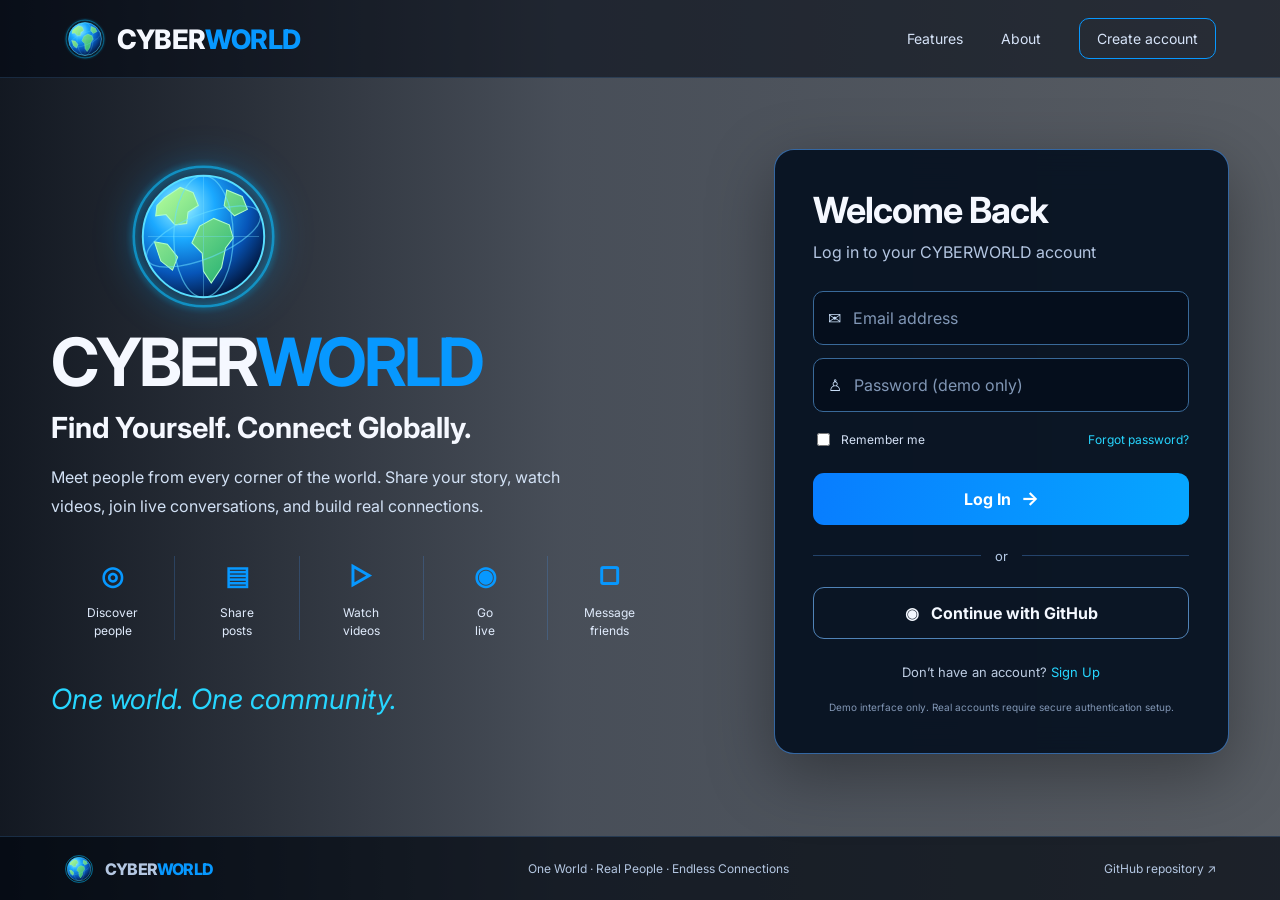
<file: index.html>
<!doctype html>
<html lang="en">
<head>
  <meta charset="utf-8"><meta name="viewport" content="width=device-width, initial-scale=1">
  <meta name="description" content="CYBERWORLD — find yourself, connect globally.">
  <title>CYBERWORLD — Connect Globally</title>
  <link rel="icon" href="assets/earth-logo.svg" type="image/svg+xml">
  <link rel="stylesheet" href="css/style.css">
</head>
<body class="login-page">
  <header class="topbar">
    <a class="brand" href="index.html"><img src="assets/earth-logo.svg" alt=""><span>CYBER<span>WORLD</span></span></a>
    <nav><a href="#features">Features</a><a href="#about">About</a><a class="nav-cta" href="signup.html">Create account</a></nav>
  </header>
  <main class="hero">
    <section class="hero-copy" id="about">
      <div class="globe-mark"><img src="assets/earth-logo.svg" alt="CYBERWORLD Earth logo"></div>
      <h1>CYBER<span>WORLD</span></h1>
      <h2>Find Yourself. Connect Globally.</h2>
      <p>Meet people from every corner of the world. Share your story, watch videos, join live conversations, and build real connections.</p>
      <div class="feature-row" id="features">
        <div><b>◎</b><span>Discover<br>people</span></div><div><b>▤</b><span>Share<br>posts</span></div><div><b>▷</b><span>Watch<br>videos</span></div><div><b>◉</b><span>Go<br>live</span></div><div><b>▢</b><span>Message<br>friends</span></div>
      </div>
      <p class="motto">One world. One community.</p>
    </section>
    <section class="auth-card">
      <h2>Welcome Back</h2><p class="muted">Log in to your CYBERWORLD account</p>
      <form id="login-form">
        <label class="field"><span>✉</span><input id="login-email" type="email" placeholder="Email address" autocomplete="email" required></label>
        <label class="field"><span>♙</span><input id="login-password" type="password" placeholder="Password (demo only)" autocomplete="current-password" required></label>
        <div class="form-meta"><label class="remember"><input type="checkbox"> Remember me</label><a href="#" id="forgot-link">Forgot password?</a></div>
        <button class="primary-btn" type="submit">Log In <span>→</span></button>
      </form>
      <div class="or"><span></span>or<span></span></div>
      <a class="outline-btn" href="#" id="github-demo">◉ &nbsp; Continue with GitHub</a>
      <p class="signup-prompt">Don’t have an account? <a href="signup.html">Sign Up</a></p>
      <p class="small-note">Demo interface only. Real accounts require secure authentication setup.</p>
    </section>
  </main>
  <footer class="footer"><a class="brand small-brand" href="index.html"><img src="assets/earth-logo.svg" alt=""><span>CYBER<span>WORLD</span></span></a><span>One World · Real People · Endless Connections</span><a href="https://github.com/" target="_blank" rel="noopener">GitHub repository ↗</a></footer>
  <div class="toast" id="toast" role="status" aria-live="polite"></div>
  <script src="js/app.js"></script>
</body></html>
</file>
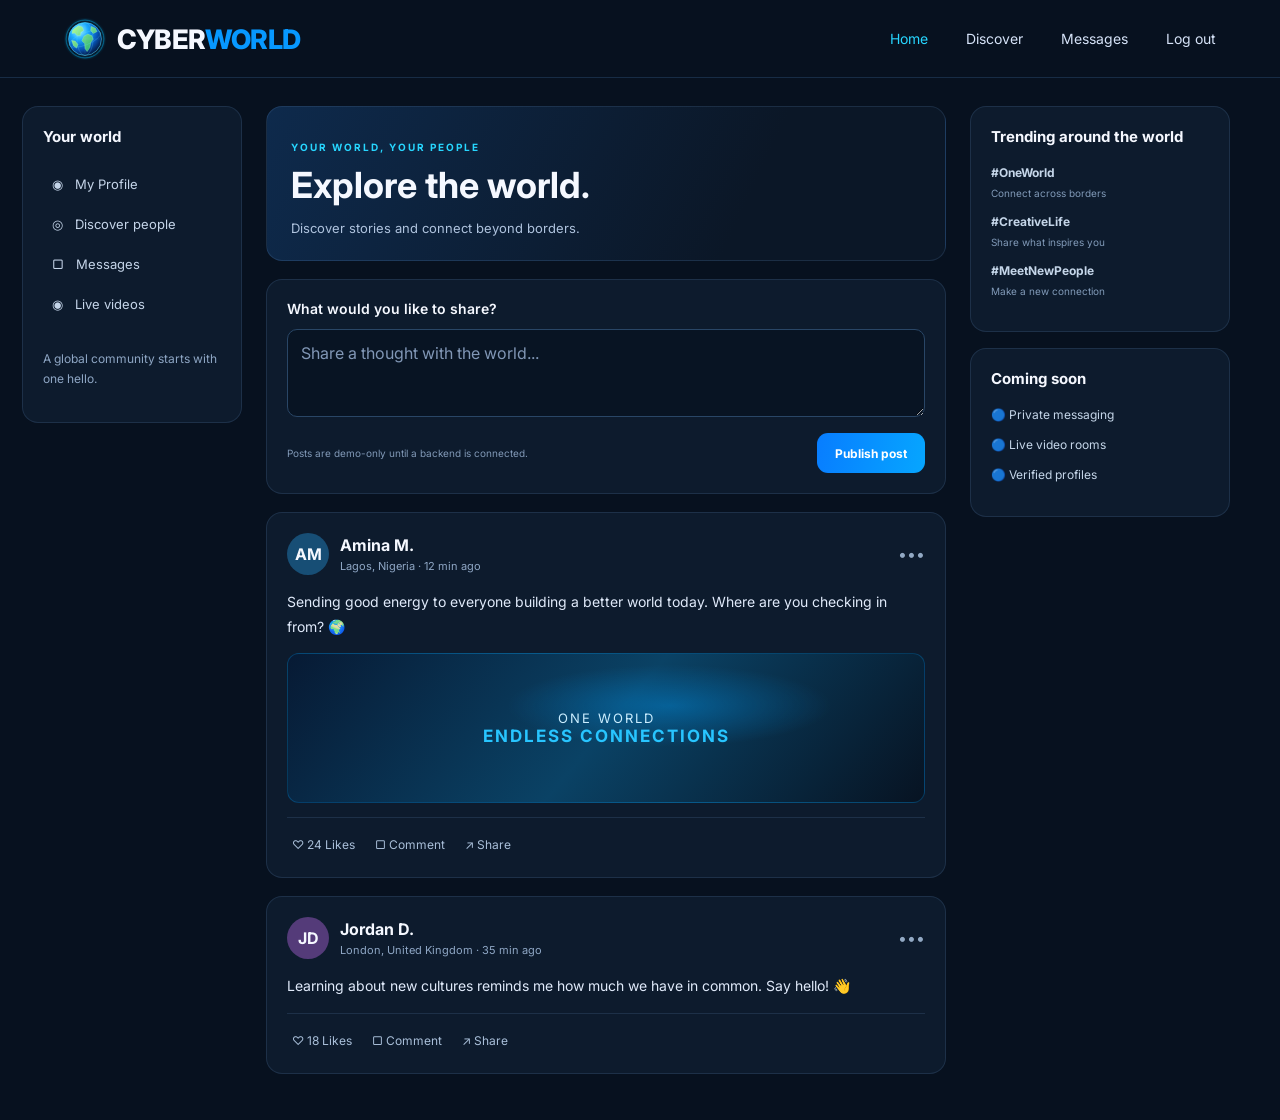
<file: feed.html>
<!doctype html>
<html lang="en"><head><meta charset="utf-8"><meta name="viewport" content="width=device-width, initial-scale=1"><title>Explore — CYBERWORLD</title><link rel="icon" href="assets/earth-logo.svg"><link rel="stylesheet" href="css/style.css"></head>
<body class="feed-page">
<header class="topbar feed-top"><a class="brand" href="feed.html"><img src="assets/earth-logo.svg" alt=""><span>CYBER<span>WORLD</span></span></a><nav><a class="active" href="feed.html">Home</a><a href="#" data-toast="People discovery will be connected to the backend next.">Discover</a><a href="#" data-toast="Messaging needs the real-time backend setup.">Messages</a><a href="index.html">Log out</a></nav></header>
<main class="feed-layout"><aside class="side-panel"><h3>Your world</h3><a href="#" data-toast="Your profile page is part of the next build.">◉ &nbsp; My Profile</a><a href="#" data-toast="People discovery will be connected to the backend next.">◎ &nbsp; Discover people</a><a href="#" data-toast="Messages need a database and real-time service.">▢ &nbsp; Messages</a><a href="#" data-toast="Live streaming requires a streaming provider.">◉ &nbsp; Live videos</a><p class="side-tip">A global community starts with one hello.</p></aside>
<section class="feed-main"><div class="welcome-banner"><p class="eyebrow">YOUR WORLD, YOUR PEOPLE</p><h1>Explore the world.</h1><p>Discover stories and connect beyond borders.</p></div>
<form class="composer" id="post-form"><label for="post-text">What would you like to share?</label><textarea id="post-text" rows="3" placeholder="Share a thought with the world..." required maxlength="500"></textarea><div class="composer-actions"><span>Posts are demo-only until a backend is connected.</span><button class="primary-btn" type="submit">Publish post</button></div></form>
<div class="post-list" id="post-list">
<article class="post-card"><div class="post-head"><div class="avatar avatar-blue">AM</div><div><b>Amina M.</b><small>Lagos, Nigeria · 12 min ago</small></div><span class="post-menu">•••</span></div><p>Sending good energy to everyone building a better world today. Where are you checking in from? 🌍</p><div class="post-art earth-art"><span>ONE WORLD<br><b>ENDLESS CONNECTIONS</b></span></div><div class="post-actions"><button data-like>♡ <span>24</span> Likes</button><button data-toast="Comments will be stored once the backend is connected.">▢ Comment</button><button data-toast="Sharing will be added in a later version.">↗ Share</button></div></article>
<article class="post-card"><div class="post-head"><div class="avatar avatar-purple">JD</div><div><b>Jordan D.</b><small>London, United Kingdom · 35 min ago</small></div><span class="post-menu">•••</span></div><p>Learning about new cultures reminds me how much we have in common. Say hello! 👋</p><div class="post-actions"><button data-like>♡ <span>18</span> Likes</button><button data-toast="Comments will be stored once the backend is connected.">▢ Comment</button><button data-toast="Sharing will be added in a later version.">↗ Share</button></div></article>
</div></section>
<aside class="right-panel"><div class="online-card"><h3>Trending around the world</h3><p><b>#OneWorld</b><small>Connect across borders</small></p><p><b>#CreativeLife</b><small>Share what inspires you</small></p><p><b>#MeetNewPeople</b><small>Make a new connection</small></p></div><div class="online-card"><h3>Coming soon</h3><p>🔵 Private messaging</p><p>🔵 Live video rooms</p><p>🔵 Verified profiles</p></div></aside></main><div class="toast" id="toast" role="status" aria-live="polite"></div><script src="js/app.js"></script></body></html>
</file>
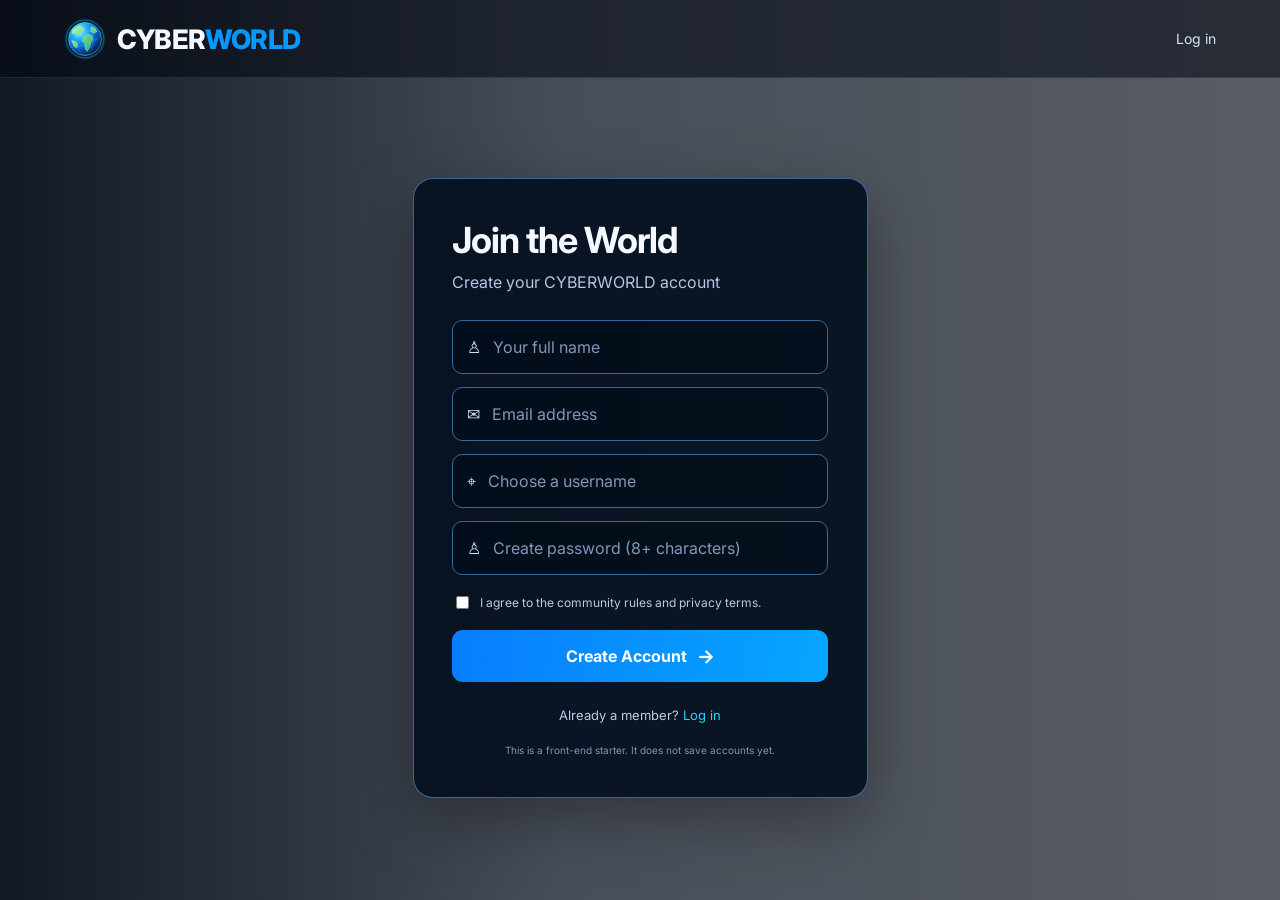
<file: signup.html>
<!doctype html>
<html lang="en"><head><meta charset="utf-8"><meta name="viewport" content="width=device-width, initial-scale=1"><title>Join CYBERWORLD</title><link rel="icon" href="assets/earth-logo.svg"><link rel="stylesheet" href="css/style.css"></head>
<body class="login-page">
<header class="topbar"><a class="brand" href="index.html"><img src="assets/earth-logo.svg" alt=""><span>CYBER<span>WORLD</span></span></a><nav><a href="index.html">Log in</a></nav></header>
<main class="signup-wrap"><section class="auth-card signup-card"><h2>Join the World</h2><p class="muted">Create your CYBERWORLD account</p>
<form id="signup-form">
<label class="field"><span>♙</span><input name="name" placeholder="Your full name" autocomplete="name" required></label>
<label class="field"><span>✉</span><input name="email" type="email" placeholder="Email address" autocomplete="email" required></label>
<label class="field"><span>⌖</span><input name="username" placeholder="Choose a username" required minlength="3"></label>
<label class="field"><span>♙</span><input name="password" type="password" placeholder="Create password (8+ characters)" required minlength="8"></label>
<label class="remember terms"><input type="checkbox" required> I agree to the community rules and privacy terms.</label>
<button class="primary-btn" type="submit">Create Account <span>→</span></button></form>
<p class="signup-prompt">Already a member? <a href="index.html">Log in</a></p><p class="small-note">This is a front-end starter. It does not save accounts yet.</p>
</section></main><div class="toast" id="toast" role="status" aria-live="polite"></div><script src="js/app.js"></script></body></html>
</file>
<file: css/style.css>
@import url('https://fonts.googleapis.com/css2?family=Inter:wght@400;500;600;700;800&display=swap');
:root{--bg:#030b18;--panel:rgba(4,17,35,.88);--blue:#0798ff;--cyan:#27d6ff;--text:#f5f8ff;--muted:#a8bad4;--line:rgba(87,164,255,.32)}
*{box-sizing:border-box}html{scroll-behavior:smooth}body{margin:0;font-family:Inter,Arial,sans-serif;background:var(--bg);color:var(--text)}a{color:inherit;text-decoration:none}button,input,textarea{font:inherit}.login-page{min-height:100vh;background:linear-gradient(90deg,rgba(1,7,17,.93) 0%,rgba(1,10,24,.72) 44%,rgba(1,8,18,.66) 100%),url('https://images.unsplash.com/photo-1614730321146-b6fa6a46bcb4?auto=format&fit=crop&w=2200&q=85') center/cover fixed no-repeat}.topbar{height:78px;padding:0 clamp(18px,5vw,72px);display:flex;align-items:center;justify-content:space-between;border-bottom:1px solid rgba(99,177,255,.17);background:rgba(0,7,18,.55);gap:20px}.brand{display:inline-flex;align-items:center;gap:11px;font-size:clamp(19px,2.1vw,27px);font-weight:800;letter-spacing:-.8px;white-space:nowrap}.brand img{width:42px;height:42px}.brand span span{color:var(--blue)}.topbar nav{display:flex;align-items:center;gap:clamp(14px,3vw,38px);color:#d6e3f8;font-size:14px}.topbar nav a:hover,.topbar nav a.active{color:var(--cyan)}.nav-cta{border:1px solid var(--blue);padding:11px 17px;border-radius:10px}.hero{width:min(1300px,92%);margin:0 auto;min-height:calc(100vh - 142px);display:grid;grid-template-columns:1.15fr .85fr;align-items:center;gap:clamp(28px,6vw,95px);padding:44px 0 55px}.hero-copy{max-width:620px}.globe-mark{width:155px;height:155px;margin:0 auto 8px 12%;filter:drop-shadow(0 0 20px rgba(0,157,255,.4))}.globe-mark img{width:100%;height:100%}.hero-copy h1{font-size:clamp(42px,5.2vw,72px);letter-spacing:-3px;margin:8px 0}.hero-copy h1 span{color:var(--blue)}.hero-copy h2{font-size:clamp(20px,2.3vw,29px);margin:8px 0 18px}.hero-copy>p:not(.motto){max-width:510px;color:#d2e1f5;line-height:1.8;font-size:16px}.feature-row{display:flex;gap:0;margin:35px 0 0}.feature-row div{min-width:72px;flex:1;text-align:center;display:flex;flex-direction:column;align-items:center;gap:9px;padding:0 8px;border-right:1px solid rgba(74,156,255,.22);font-size:12px;line-height:1.5;color:#e0ebfc}.feature-row div:last-child{border:0}.feature-row b{font-size:26px;color:var(--blue)}.motto{margin-top:42px;color:var(--cyan);font-style:italic;font-size:clamp(20px,2.5vw,28px)}.auth-card{width:100%;max-width:455px;justify-self:end;padding:clamp(25px,3vw,42px);border:1px solid rgba(83,163,255,.58);border-radius:20px;background:rgba(2,13,29,.88);box-shadow:0 20px 65px rgba(0,0,0,.34);backdrop-filter:blur(18px)}.auth-card h2{font-size:clamp(27px,3vw,36px);margin:0 0 8px;letter-spacing:-1px}.muted{color:#b4c6e2;margin:0 0 25px;line-height:1.6}.field{display:flex;align-items:center;gap:12px;border:1px solid #396999;border-radius:10px;padding:0 14px;margin:13px 0;background:rgba(2,10,22,.6);min-height:54px;color:#c8ddf7}.field:focus-within{border-color:var(--cyan);box-shadow:0 0 0 3px rgba(0,157,255,.12)}.field input{width:100%;min-width:0;border:0;outline:0;background:transparent;color:white;padding:15px 0}.field input::placeholder,textarea::placeholder{color:#8197b6}.form-meta{display:flex;justify-content:space-between;gap:10px;align-items:center;margin:18px 0 24px;font-size:12px;color:#d5e2f6}.remember{display:flex;gap:8px;align-items:center}.remember input{accent-color:var(--blue)}.form-meta a,.signup-prompt a{color:var(--cyan)}.primary-btn,.outline-btn{width:100%;min-height:52px;display:flex;align-items:center;justify-content:center;gap:10px;border-radius:11px;font-weight:700;cursor:pointer;transition:.2s}.primary-btn{border:0;color:white;background:linear-gradient(100deg,#087dff,#06a6ff)}.primary-btn:hover{filter:brightness(1.13);transform:translateY(-1px)}.primary-btn span{font-size:19px}.or{display:flex;align-items:center;gap:14px;margin:23px 0;color:#b5c9e5;font-size:13px}.or span{height:1px;flex:1;background:var(--line)}.outline-btn{border:1px solid #5083b7;background:transparent;color:#f4f8ff}.outline-btn:hover{background:rgba(4,126,255,.13)}.signup-prompt{text-align:center;color:#bdcce2;font-size:13px;margin:25px 0 0}.small-note{text-align:center;font-size:10px;line-height:1.5;color:#8297b5;margin:20px 0 0}.footer{min-height:64px;border-top:1px solid rgba(99,177,255,.2);display:flex;justify-content:space-between;align-items:center;gap:16px;padding:12px clamp(18px,5vw,72px);background:rgba(0,6,16,.68);color:#b4c7e2;font-size:12px}.small-brand{font-size:16px}.small-brand img{width:30px;height:30px}.signup-wrap{min-height:calc(100vh - 80px);display:grid;place-items:center;padding:40px 18px}.signup-card{justify-self:auto}.terms{font-size:12px;color:#b9cbe2;margin:18px 0}.toast{position:fixed;bottom:22px;left:50%;transform:translate(-50%,20px);background:#102946;border:1px solid #2b8bca;color:white;padding:12px 18px;border-radius:10px;opacity:0;pointer-events:none;transition:.25s;z-index:10;max-width:90%;font-size:13px}.toast.show{opacity:1;transform:translate(-50%,0)}
/* Feed */.feed-page{background:#07111f;min-height:100vh}.feed-top{position:sticky;top:0;z-index:5;background:#07111f}.feed-layout{max-width:1350px;margin:auto;padding:28px 22px;display:grid;grid-template-columns:220px minmax(0,680px) 260px;gap:24px;align-items:start}.side-panel,.online-card,.composer,.post-card,.welcome-banner{background:#0d1b2d;border:1px solid rgba(105,153,207,.17);border-radius:16px}.side-panel{padding:20px;position:sticky;top:100px}.side-panel h3,.online-card h3{margin:0 0 18px;font-size:15px}.side-panel>a{display:block;padding:12px 9px;border-radius:8px;color:#c5d5e9;font-size:13px}.side-panel>a:hover{background:#142a44;color:var(--cyan)}.side-tip{font-size:12px;color:#8ea6c4;line-height:1.7;margin-top:25px}.feed-main{min-width:0}.welcome-banner{padding:24px;margin-bottom:18px;background:linear-gradient(115deg,#0e2a4c,#0b1727 70%)}.eyebrow{font-size:10px;letter-spacing:2px;color:var(--cyan);font-weight:700}.welcome-banner h1{margin:8px 0;font-size:clamp(25px,4vw,36px)}.welcome-banner p:last-child{color:#afc3de;font-size:13px;margin-bottom:0}.composer{padding:20px;margin-bottom:18px}.composer label{display:block;font-weight:600;font-size:14px;margin-bottom:12px}.composer textarea{width:100%;resize:vertical;border:1px solid #294666;border-radius:10px;background:#081423;color:white;padding:13px;outline:0}.composer-actions{display:flex;align-items:center;justify-content:space-between;gap:12px;margin-top:12px}.composer-actions span{font-size:10px;color:#8199b7}.composer-actions .primary-btn{width:auto;padding:0 18px;min-height:40px;font-size:12px}.post-card{padding:20px;margin-bottom:18px}.post-head{display:flex;align-items:center;gap:11px}.avatar{width:42px;height:42px;border-radius:50%;display:grid;place-items:center;font-weight:700}.avatar-blue{background:#174e75}.avatar-purple{background:#543b79}.post-head small{display:block;color:#8fa7c5;font-size:11px;margin-top:4px}.post-menu{margin-left:auto;color:#92a9c4}.post-card>p{font-size:14px;line-height:1.8;color:#e0eafa}.earth-art{min-height:150px;border-radius:12px;display:grid;place-items:center;background:radial-gradient(ellipse at 60% 35%,rgba(0,161,255,.36),transparent 30%),linear-gradient(130deg,#071a34,#0a4265,#071322);border:1px solid rgba(0,164,255,.25);text-align:center;letter-spacing:2px;font-size:13px;color:#cbeeff}.earth-art b{color:#28c5ff;font-size:17px}.post-actions{display:flex;gap:10px;flex-wrap:wrap;border-top:1px solid rgba(105,153,207,.17);padding-top:14px;margin-top:14px}.post-actions button{border:0;background:transparent;color:#a9bfd9;cursor:pointer;font-size:12px;padding:5px}.post-actions button:hover,.post-actions button.liked{color:var(--cyan)}.right-panel{display:grid;gap:16px}.online-card{padding:20px}.online-card p{font-size:12px;color:#c5d6e9;line-height:1.5}.online-card small{display:block;color:#819ab8;margin-top:4px}
@media(max-width:1000px){.hero{grid-template-columns:1fr .9fr;gap:25px}.globe-mark{width:115px;height:115px}.feed-layout{grid-template-columns:180px minmax(0,1fr)}.right-panel{display:none}}@media(max-width:700px){.topbar{height:auto;min-height:70px;padding:14px 18px;flex-wrap:wrap}.topbar nav{gap:14px;font-size:12px}.topbar nav a:not(.nav-cta){display:none}.hero{grid-template-columns:1fr;width:min(92%,480px);padding:28px 0 36px;gap:25px}.hero-copy{text-align:center}.globe-mark{margin:0 auto;width:90px;height:90px}.hero-copy h1{font-size:42px;letter-spacing:-2px}.hero-copy h2{font-size:21px}.hero-copy>p:not(.motto){font-size:14px;margin-left:auto;margin-right:auto}.feature-row{margin-top:22px}.feature-row div{min-width:0;padding:0 4px;font-size:10px}.feature-row b{font-size:22px}.motto{margin-top:25px;font-size:20px}.auth-card{justify-self:center;padding:25px;width:100%}.footer{flex-wrap:wrap;justify-content:center;text-align:center}.footer>span{order:3;width:100%}.feed-layout{display:block;padding:16px 12px}.side-panel{display:none}.feed-top nav{gap:12px}.feed-top nav a:not(:last-child){display:none}.welcome-banner,.composer,.post-card{padding:16px}.composer-actions{align-items:stretch;flex-direction:column}.composer-actions .primary-btn{width:100%}.signup-wrap{padding:22px 14px}.signup-card{padding:24px}}@media(prefers-reduced-motion:reduce){*{scroll-behavior:auto;transition:none!important}}
</file>
